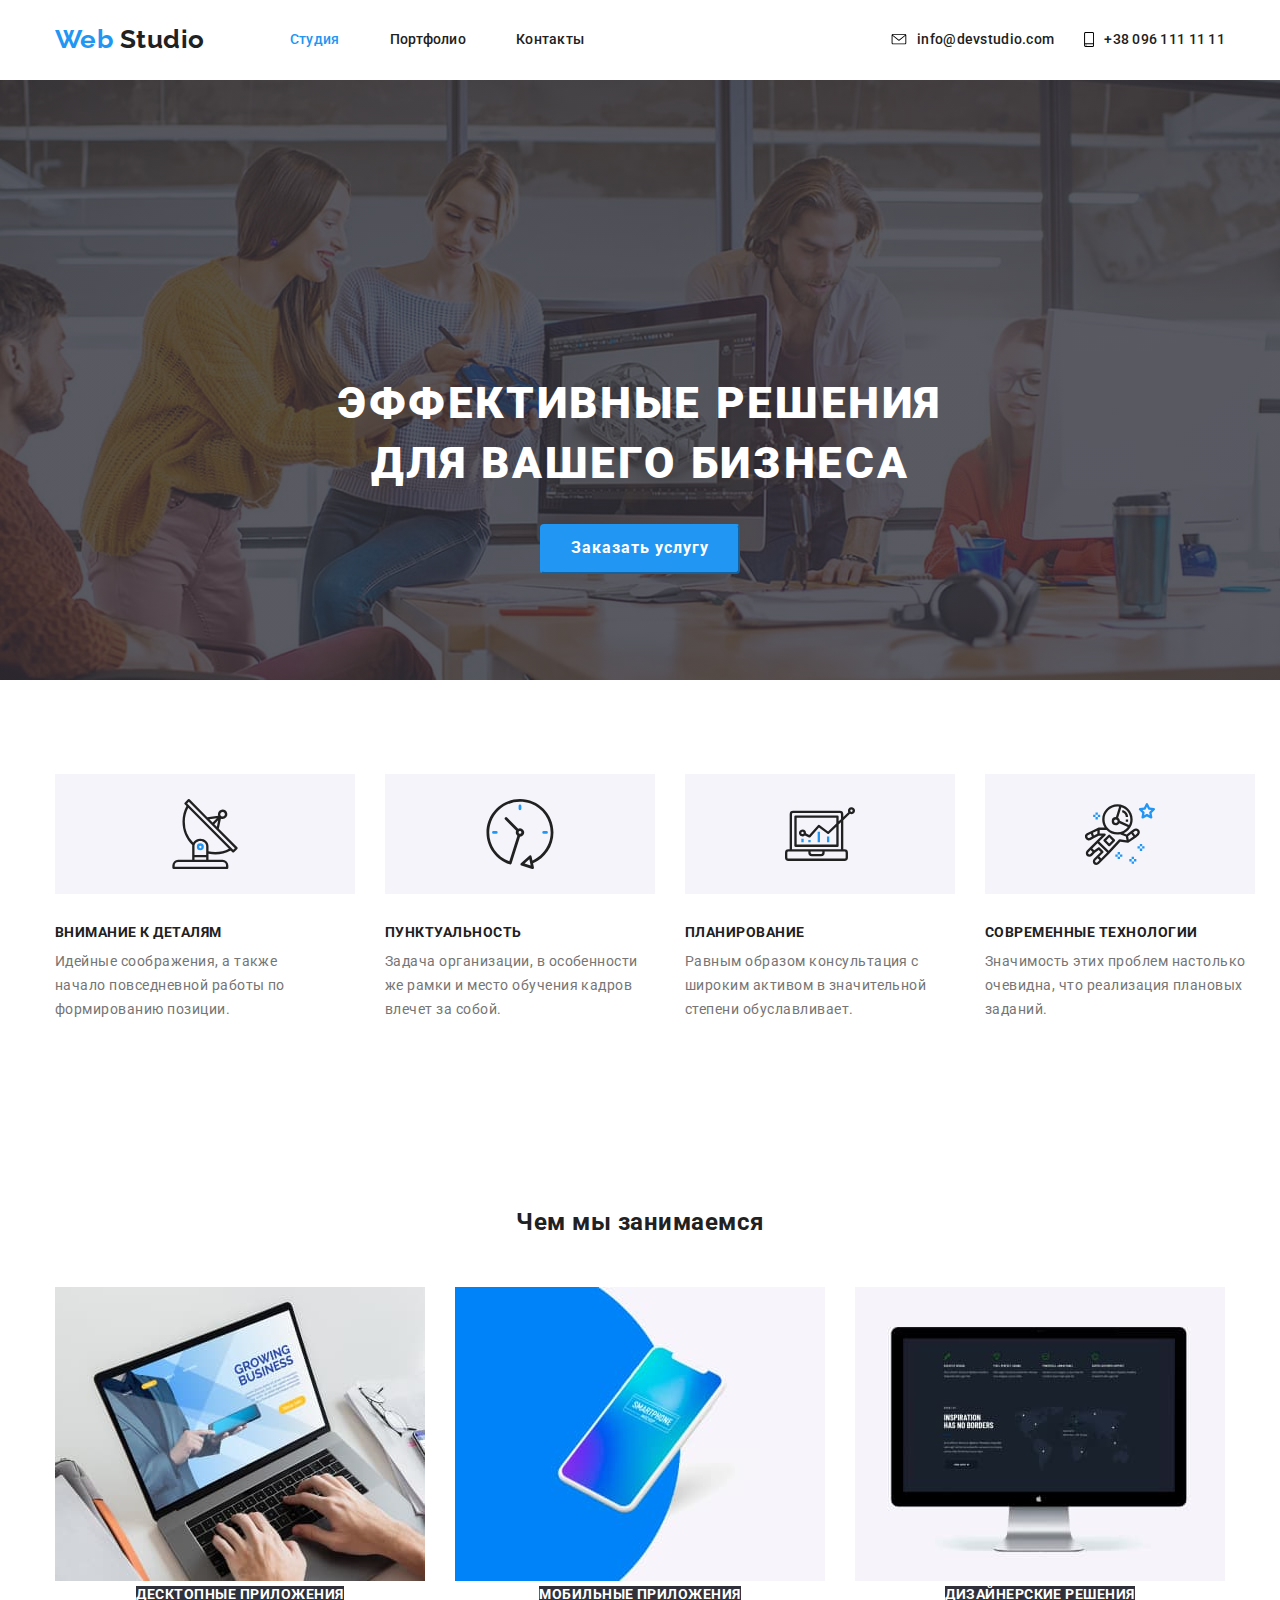
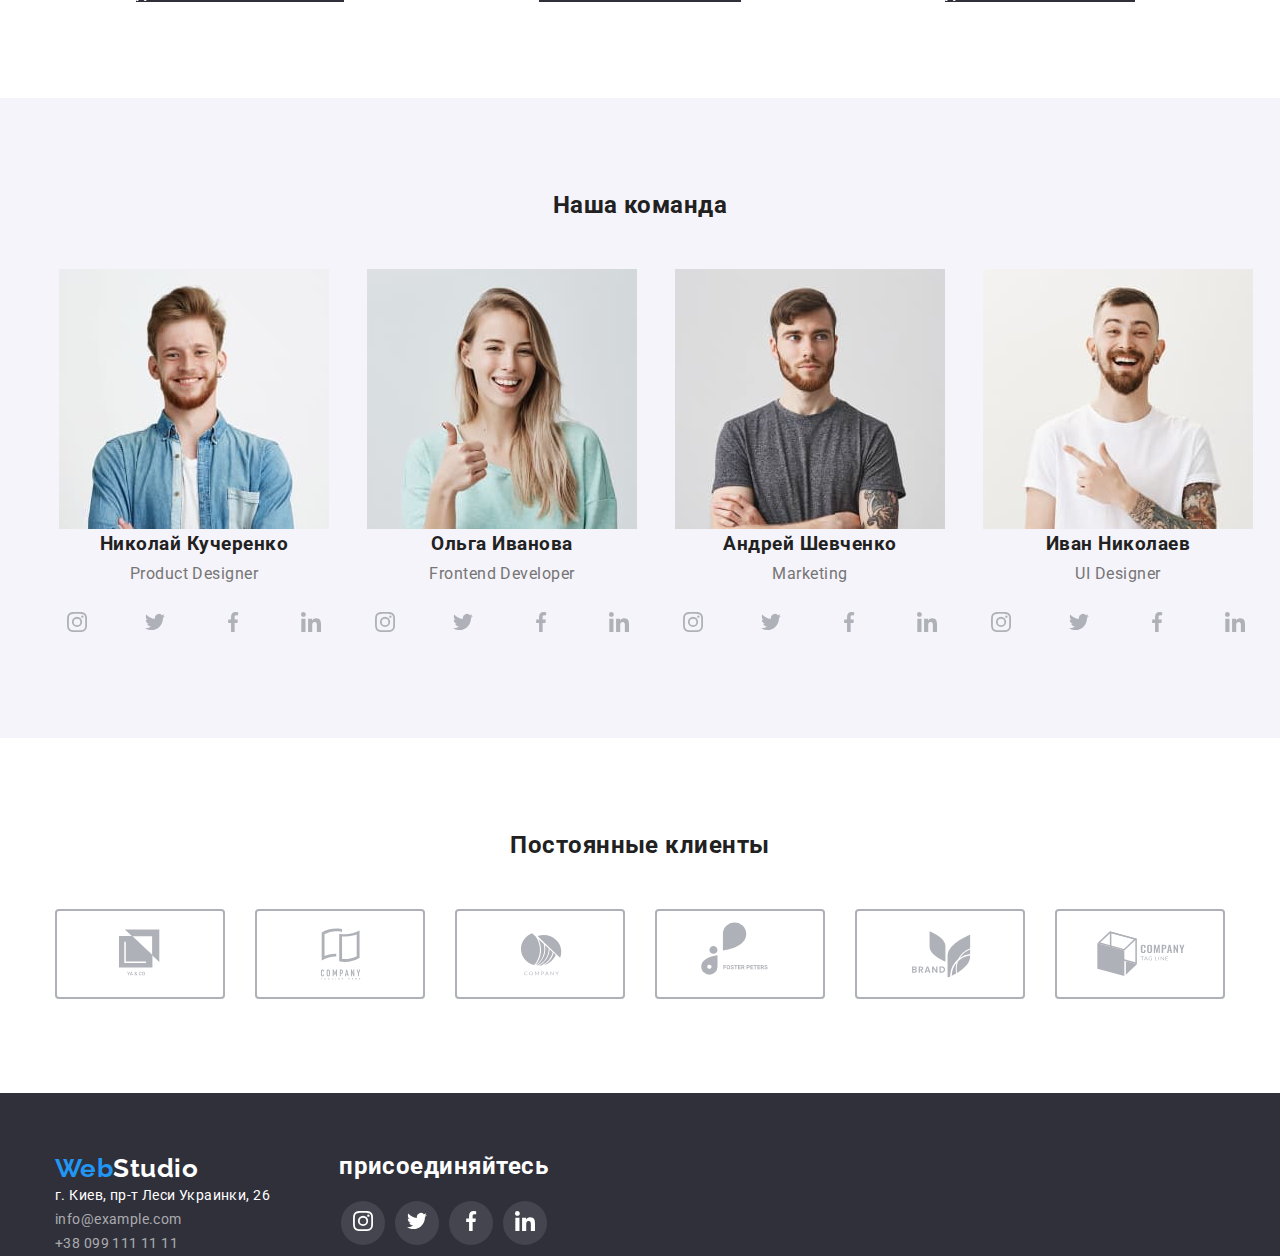
<file: index.html>
<!DOCTYPE html>
<html lang="en">
<head>
    <meta charset="UTF-8">
    <meta name="viewport" content="width=device-width>, initial-scale=1.0">
    <title>Document</title>
    <link href="https://fonts.googleapis.com/css2?family=Raleway:wght@700&family=Roboto:wght@400;500;700;900&display=swap" rel="stylesheet">
    <link rel="stylesheet" href="https://cdnjs.cloudflare.com/ajax/libs/modern-normalize/0.6.0/modern-normalize.min.css">
    <link rel="stylesheet" href="./css/styles.css">
</head>
<body>
    <header>
      <div  class="conainer main-nav">
      <nav class="header-nav">
        <a href="#" class="logo" >
           <span class="accent">Web</span> Studio
        </a>
        <ul class="site-nav list">
           <li class="item"><a href="./index.html" class="link current">Студия</a></li>
           <li class="item" ><a href="./portfolio.html" class="link">Портфолио</a></li>
           <li class="item"><a href="#" class="link">Контакты</a></li>
        </ul>
      </nav>
      <address class="header-address">
        <ul class="contacts-nav list">
           <li class="item "><a href="mailto:info@devstudio.com" class="link header-mail">
            <svg class="contacts-nav-icon" width="16px" height="11px">
              <use href="./images/sprite.svg#icon-envelope" ></use>
            </svg> 
            info@devstudio.com </a></li>
           <li class=" item"><a href="tel:+380961111111" class="link header-tel">
            <svg class="contacts-nav-icon" width="10px" height="15px">
              <use href="./images/sprite.svg#icon-smartphone" ></use>
            </svg> 
            +38 096 111 11 11</a></li>
        </ul>
      </address>
    </div>
    </header>

    
     <section class="section overlay">
      <h1 class="title-hero">Эффективные решения<br/> для вашего бизнеса</h1>
      <button type="button" class="button-hero">Заказать услугу</button>
     </section>


    <section class="section">
      <div class="conainer">
      <ul class="qualities list"> 
       <li class="advantage"> 
         <div class="advantage-img-background">
         <svg  class="advantage-img" widht="70px" height="70px" ><use href="./images/sprite.svg#icon-antenna"></use></svg>
         </div>
         <h2 class="qualities-name">Внимание к деталям</h2>
         <p class ="paragraph">Идейные соображения, а также начало повседневной работы по формированию позиции.</p>
       </li>
       <li class="advantage"> 
       <div class="advantage-img-background">
       <svg class="advantage-img" width="70px" height="70px" ><use href="./images/sprite.svg#icon-clock"></use></svg>
        </div>
       <h2 class="qualities-name">Пунктуальность</h2>
        <p class="paragraph">Задача организации, в особенности же рамки и место обучения кадров влечет за собой.</p>
      </li>
      <li class="advantage"> 
        <div class="advantage-img-background">
        <svg class="advantage-img" width="70px" height="70px" ><use href="./images/sprite.svg#icon-diagram"></use></svg>
        </div>
        <h2 class="qualities-name">Планирование</h2>
        <p class="paragraph">Равным образом консультация с широким активом в значительной степени обуславливает.</p>
      </li>
      <li class="advantage"> 
        <div class="advantage-img-background">
        <svg class="advantage-img" width="70px" height="70px"><use href="./images/sprite.svg#icon-astronaut"></use></svg>
        </div>
        <h2 class="qualities-name">Современные технологии</h2>
        <p class="paragraph">Значимость этих проблем настолько очевидна, что реализация плановых заданий.</p>
      </li>

      </ul>
     </div> 
    </section>

    <section class="section">
     <div class="conainer">
     <h2 class="title-serv">Чем мы занимаемся</h2>

     <ul class="services list">

      <li class="item"><img src="./images/img-business.jpg" alt="Ноутбук">
        <a href="#" class="section-services">Десктопные приложения</a></li>
      <li class="item"><img src="./images/box.jpg" alt="Мобильный телефон">
        <a href="#" class="section-services">Мобильные приложения</a></li>
      <li class="item"><img src="./images/img-insp.jpg" alt="Компьютер">
        <a href="#" class="section-services">Дизайнерские решения</a></li>

     </ul>
    </div>
    </section>

    <section class="section team">
      <div class="conainer">
      <h2 class="title-team">Наша команда</h2>
       <ul class="about-team list">
        <li class="item">
          <img src="./images/img.jpg" alt="Николай Кучеренко" />  
         <h3 class="team-name">Николай Кучеренко</h3>
         <p class="section-profession">Product Designer</p>
         <ul class="list team-icon">
          <li class="team-icon-img"><a href="#" class="team-icon-link">
            <svg class="team-icon-image" width="20px" height="20px">
              <use href="./images/sprite.svg#icon-instagram" ></use>
            </svg>  
          </a></li>
          <li class="team-icon-img"><a href="#" class="team-icon-link">
            <svg class="team-icon-image" width="20px" height="20px">
              <use href="./images/sprite.svg#icon-twitter" ></use>
            </svg>  
          </a></li>
          <li class="team-icon-img"><a href="#" class="team-icon-link">
            <svg class="team-icon-image" width="20px" height="20px">
             <use href="./images/sprite.svg#icon-facebook" ></use>
            </svg>  
          </a></li>
          <li class="team-icon-img"><a href="#" class="team-icon-link">
            <svg class="team-icon-image" width="20px" height="20px">
              <use href="./images/sprite.svg#icon-linkedin" ></use>
            </svg>  
          </a></li>
         </ul>
        </li>
        <li class="item">
            <img src="./images/img1.jpg" alt="Ольга Иванова"/>
            <h3 class="team-name">Ольга Иванова</h3>
            <p class="section-profession">Frontend Developer</p>
            <ul class="list team-icon">
              <li class="team-icon-img"><a href="#" class="team-icon-link">
                <svg class="team-icon-image" width="20px" height="20px">
                  <use href="./images/sprite.svg#icon-instagram" ></use>
                </svg>  
              </a></li>
              <li class="team-icon-img"><a href="#" class="team-icon-link">
                <svg class="team-icon-image"  width="20px" height="20px">
                  <use href="./images/sprite.svg#icon-twitter" ></use>
                </svg>  
              </a></li>
              <li class="team-icon-img"><a href="#" class="team-icon-link" >
                <svg class="team-icon-image" width="20px" height="20px">
                 <use href="./images/sprite.svg#icon-facebook" ></use>
                </svg>  
              </a></li>
              <li class="team-icon-img"><a href="#" class="team-icon-link">
                <svg class="team-icon-image" width="20px" height="20px">
                  <use href="./images/sprite.svg#icon-linkedin" ></use>
                </svg>  
              </a></li>
            </ul>
           </li>
         <li class="item">
            <img src="./images/img2.jpg" alt="Андрей Шевченко"/>
            <h3 class="team-name">Андрей Шевченко</h3>
            <p class="section-profession">Marketing</p>
            <ul class="list team-icon">
              <li class="team-icon-img"><a href="#" class="team-icon-link">
                <svg class="team-icon-image" width="20px" height="20px">
                  <use href="./images/sprite.svg#icon-instagram" ></use>
                </svg>  
              </a></li>
              <li class="team-icon-img"><a href="#" class="team-icon-link">
                <svg class="team-icon-image" width="20px" height="20px">
                  <use href="./images/sprite.svg#icon-twitter" ></use>
                </svg>  
              </a></li>
              <li class="team-icon-img"><a href="#" class="team-icon-link">
                <svg class="team-icon-image" width="20px" height="20px">
                 <use href="./images/sprite.svg#icon-facebook" ></use>
                </svg>  
              </a></li>
              <li class="team-icon-img"><a href="#" class="team-icon-link">
                <svg class="team-icon-image" width="20px" height="20px">
                  <use href="./images/sprite.svg#icon-linkedin" ></use>
                </svg>  
              </a></li>
            </ul>
          </li>
          <li class="item">
            <img src="./images/img3.jpg" alt="Иван Николаев"/>
            <h3 class="team-name">Иван Николаев</h3>
            <p class="section-profession">UI Designer</p>
            <ul class="list team-icon">
              <li class="team-icon-img"><a href="#" class="team-icon-link">
                <svg class="team-icon-image" width="20px" height="20px">
                  <use href="./images/sprite.svg#icon-instagram" ></use>
                </svg>  
              </a></li>
              <li class="team-icon-img"><a href="#" class="team-icon-link">
                <svg class="team-icon-image" width="20px" height="20px">
                  <use href="./images/sprite.svg#icon-twitter" ></use>
                </svg>  
              </a></li>
              <li class="team-icon-img"><a href="#" class="team-icon-link">
                <svg class="team-icon-image" width="20px" height="20px">
                 <use href="./images/sprite.svg#icon-facebook" ></use>
                </svg>  
              </a></li>
              <li class="team-icon-img"><a href="#" class="team-icon-link">
                <svg class="team-icon-image" width="20px" height="20px">
                  <use href="./images/sprite.svg#icon-linkedin" ></use>
                </svg>  
              </a></li>
            </ul>
           </li>


       </ul>
       </div>
    </section>

    <section class="section">
      <div class="conainer"> 
        <h2 class="title-regular-customers">Постоянные клиенты</h2>
        <ul class="regular-customers list">
            <li class="regular-logo" >
              <a href="#" class="item regular-customers-logo"> 
              <svg class="customers-logo"> <use href="./images/sprite.svg#icon-Client1" ></use></svg>
               </a>
            </li>
            <li class="regular-logo">
              <a href="#" class="item regular-customers-logo" >
                <svg class="customers-logo"> <use href="./images/sprite.svg#icon-Client2" ></use></svg>
              </a>
            </li>
            <li class="regular-logo" >
              <a href="#" class="item regular-customers-logo"> 
                <svg class="customers-logo"> <use href="./images/sprite.svg#icon-Client3" ></use></svg>
              </a>
            </li>
            <li class="regular-logo">
              <a href="#"  class="item regular-customers-logo">
                <svg class="customers-logo"> <use href="./images/sprite.svg#icon-Client4" ></use></svg>
              </a>
            </li>
            <li class="regular-logo">
              <a href="#" class="item regular-customers-logo">
                <svg class="customers-logo"> <use href="./images/sprite.svg#icon-Client5" ></use></svg> 
              </a>
            </li>
            <li class="regular-logo">
              <a href="#" class="item regular-customers-logo" >
              <svg class="customers-logo"> <use href="./images/sprite.svg#icon-Client6" ></use></svg>
              </a>
            </li>
        </ul>
      </div>
    </section>

    <footer>
      <div class="conainer footer-content">
        <div class="footer-address">
      <a href="#" class="logo footer" >
        <span class="accent">Web</span><span class="logo-footer">Studio </span> 
     </a>
       <address >
        <ul class="list">
            <li class="address">г. Киев, пр-т Леси Украинки, 26 </li>
            <li><a href="mailto:info@example.com" class="footer-contacts link">info@example.com</a> </li>
            <li><a href="tel:+380991111111" class="footer-contacts link">+38 099 111 11 11</a> </li>
        </ul>
      </address>
       </div>
       <div class="footer-links">
      <section>
        <h2 class="list title-footer">присоединяйтесь</h2>
        <ul class="list footer-icon">
          <li class="footer-icon-link"><a href="#">
          <svg class="footer-ikon-img" width="20px" height="20px">
          <use href="./images/sprite.svg#icon-instagram" ></use>
          </svg>  
          </a></li>
          <li class="footer-icon-link"><a href="#">
            <svg class="footer-ikon-img" width="20px" height="20px">
            <use href="./images/sprite.svg#icon-twitter" ></use>
            </svg>  
          </a></li>
          <li class="footer-icon-link"><a href="#">
            <svg class="footer-ikon-img" width="20px" height="20px">
              <use href="./images/sprite.svg#icon-facebook" ></use>
              </svg>  
          </a></li>
          <li class="footer-icon-link"><a href="#" class="footer-link-img">
            <svg class="footer-ikon-img" width="20px" height="20px">
            <use href="./images/sprite.svg#icon-linkedin" ></use>
            </svg>  
          </a></li>
        </ul>
      </section>
     </div>
    </div>
    </footer>
</body>
</html>
</file>
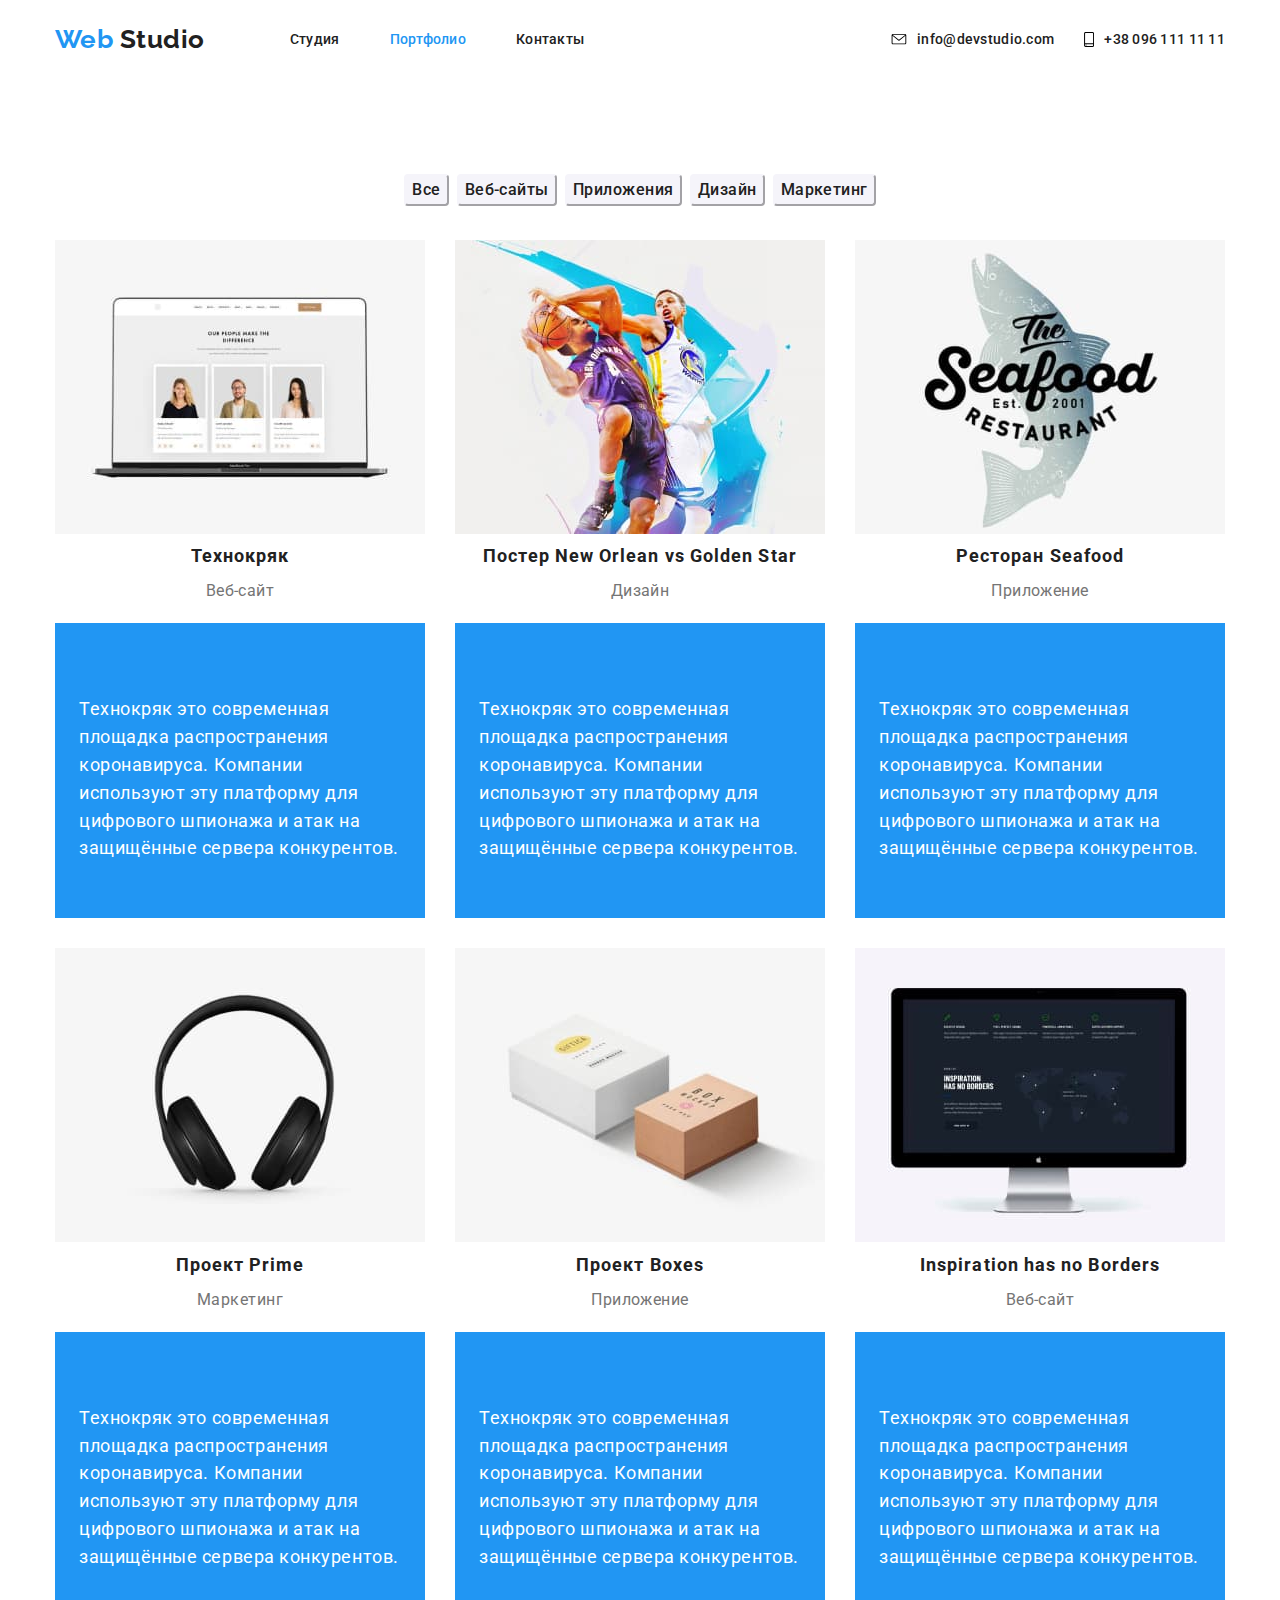
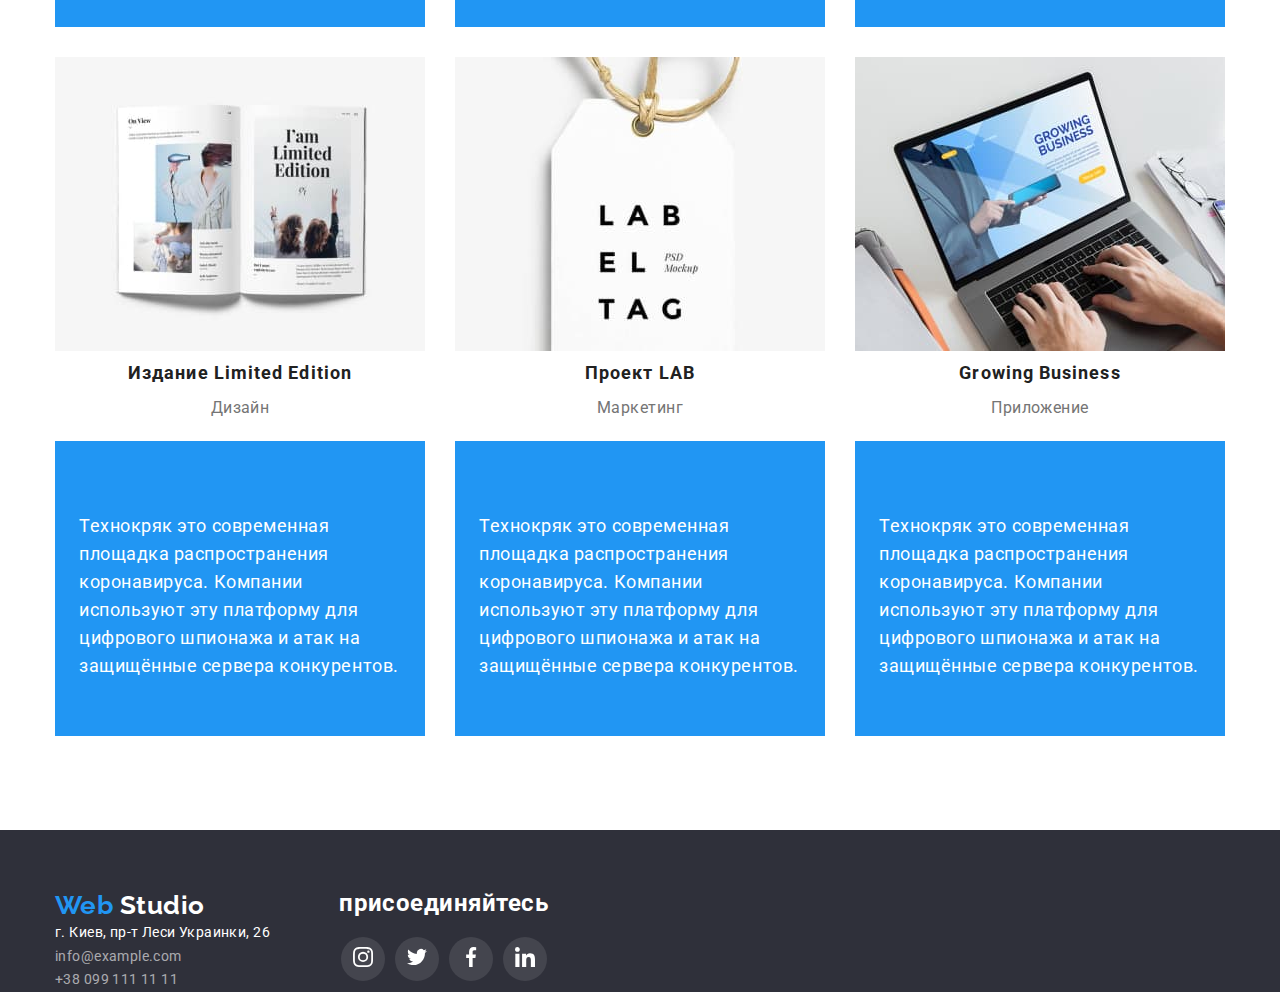
<file: portfolio.html>
<!DOCTYPE html>
<html lang="en">
<head>
    <meta charset="UTF-8">
    <meta name="viewport" content="width=device-width, initial-scale=1.0">
    <title>Document</title>
    <link href="https://fonts.googleapis.com/css2?family=Raleway:wght@700&family=Roboto:wght@400;500;700;900&display=swap" rel="stylesheet">
    <link rel="stylesheet" href="https://cdnjs.cloudflare.com/ajax/libs/modern-normalize/0.6.0/modern-normalize.min.css">
    <link rel="stylesheet" href="./css/styles.css">
</head>
<body>
    <header>
       <div  class="conainer main-nav">
        <nav class="header-nav">
          <a href="#" class="logo" >
              <span class="accent">Web</span> Studio
          </a>
          <ul class="site-nav list">
             <li class="item"><a href="./index.html" class="link">Студия</a></li>
             <li class="item"><a href="./portfolio.html" class="link current">Портфолио</a></li>
             <li class="item"><a href="#" class="link">Контакты</a></li>
          </ul>
        </nav>
         <address class="header-address">
          <ul class="contacts-nav list">
             <li class="item"><a href="mailto:info@devstudio.com" class="link header-mail">
              <svg class="contacts-nav-icon" width="16px" height="11px">
                <use href="./images/sprite.svg#icon-envelope" ></use>
              </svg> 
              info@devstudio.com </a></li>
             <li class="item"><a href="tel:+380961111111" class="link  header-tel">
              <svg class="contacts-nav-icon" width="10px" height="15px">
                <use href="./images/sprite.svg#icon-smartphone" ></use>
              </svg> 
              +38 096 111 11 11</a></li>
          </ul>
        </address>
        
      </div>
      </header>
     <main>
      <!-- <h1>Portfolio</h1> -->
      <section class="section button-list">  
        <div class="conainer ">
        <ul class="filter-button list">
            <li class="item"><button type="button" class="button">Все</button></li>
            <li class="item"><button type="button" class="button">Веб-сайты</button></li>
            <li class="item"><button type="button" class="button">Приложения</button></li>
            <li class="item"><button type="button" class="button">Дизайн</button></li>
            <li class="item"><button type="button" class="button">Маркетинг</button></li>
        </ul>
       </div>
      </section>

      <section class="section gallery-content">
        <div class="conainer">
       <ul class="gallery list">
           <li class="item">
             <a href="#">
              <img src="./images/img-kryack.jpg" alt="Техно кряк">
              <h2 class="section-name">Технокряк</h2>
              <p class="section-customer">Веб-сайт</p>
              
              <p class="section-paragraph">Технокряк это современная площадка распространения коронавируса.
                   Компании используют эту платформу для цифрового шпионажа и атак на защищённые сервера конкурентов. </p>
             </a> 
           </li>
           <li class="item">
             <a href="#">
               <img src="./images/img-poster.jpg" alt="Постер New Orlean vs Golden Star">
               <h2 class="section-name">Постер New Orlean vs Golden Star</h2>
               <p class="section-customer">Дизайн</p>
               <p class="section-paragraph">Технокряк это современная площадка распространения коронавируса.
                    Компании используют эту платформу для цифрового шпионажа и атак на защищённые сервера конкурентов. </p>
             </a>
           </li>
           <li class="item">
             <a href="#">
               <img src="./images/img-restaurant.jpg" alt="Ресторан Seafood">
               <h2 class="section-name">Ресторан Seafood</h2>
               <p class="section-customer">Приложение</p>
               <p class="section-paragraph">Технокряк это современная площадка распространения коронавируса. 
                    Компании используют эту платформу для цифрового шпионажа и атак на защищённые сервера конкурентов. </p>
             </a>
           </li>
           <li class="item">
             <a href="#">
               <img src="./images/img-prime.jpg" alt="Наушники">
               <h2 class="section-name">Проект Prime</h2>
               <p class="section-customer">Маркетинг</p>
               <p class="section-paragraph">Технокряк это современная площадка распространения коронавируса.
                   Компании используют эту платформу для цифрового шпионажа и атак на защищённые сервера конкурентов. </p>
              </a>
            </li>
            <li class="item" >
              <a href="#">
                <img src="./images/img-boxes.jpg" alt="Проект Boxes">
                <h2 class="section-name">Проект Boxes</h2>
                <p class="section-customer">Приложение</p>
                <p class="section-paragraph">Технокряк это современная площадка распространения коронавируса. 
                    Компании используют эту платформу для цифрового шпионажа и атак на защищённые сервера конкурентов. </p>
              </a>
            </li>
            <li class="item">
              <a href="#"> 
                <img src="./images/img-insp.jpg" alt="Монитор">
                <h2 class="section-name">Inspiration has no Borders </h2>
                <p class="section-customer">Веб-сайт </p>
                <p class="section-paragraph">Технокряк это современная площадка распространения коронавируса.
                   Компании используют эту платформу для цифрового шпионажа и атак на защищённые сервера конкурентов. </p>
              </a>
           </li>
           <li class="item">
              <a href="#">
                <img src="./images/img-limited.jpg" alt="Издание Limited Edition">
                <h2 class="section-name">Издание Limited Edition</h2>
                <p class="section-customer">Дизайн</p>
                <p class="section-paragraph">Технокряк это современная площадка распространения коронавируса.
                   Компании используют эту платформу для цифрового шпионажа и атак на защищённые сервера конкурентов. </p>
              </a>
           </li>
           <li class="item">
              <a href="#">
                <img src="./images/img-lab.jpg" alt="Проект LAB">
                <h2 class="section-name">Проект LAB</h2>
                <p class="section-customer">Маркетинг</p>
                <p class="section-paragraph">Технокряк это современная площадка распространения коронавируса.
                 Компании используют эту платформу для цифрового шпионажа и атак на защищённые сервера конкурентов. </p>
              </a>
            </li>
           <li class="item">
              <a href="#">
                <img src="./images/img-business.jpg" alt="Ноутбук">
                <h2 class="section-name">Growing Business</h2>
                <p class="section-customer">Приложение</p>
                <p class="section-paragraph">Технокряк это современная площадка распространения коронавируса.
                 Компании используют эту платформу для цифрового шпионажа и атак на защищённые сервера конкурентов. </p>
              </a>
            </li>
           
       </ul>
       </div>
      </section>
     </main>

      <footer>
        <div class="conainer footer-content">
          <div class="footer-address">
        <a href="#" class="logo" >
            <span class="accent">Web</span> <span class="logo-footer">Studio</span>
        </a>
       
        <address>
        <ul class="list">
            <li class="address">г. Киев, пр-т Леси Украинки, 26 </li>
            <li><a href="mailto:info@example.com" class="footer-contacts">info@example.com</a> </li>
            <li><a href="tel:+380991111111" class="footer-contacts">+38 099 111 11 11</a> </li>
        </ul>
       </address>
        </div>
        <div class="footer-links">
       <section>
        <h2 class="list title-footer">присоединяйтесь</h2>
        <ul class="list footer-icon">
          <li class="footer-icon-link"><a href="#">
          <svg class="footer-ikon-img" width="20px" height="20px">
          <use href="./images/sprite.svg#icon-instagram" ></use>
          </svg>  
          </a></li>
          <li class="footer-icon-link"><a href="#">
            <svg class="footer-ikon-img" width="20px" height="20px">
            <use href="./images/sprite.svg#icon-twitter" ></use>
            </svg>  
          </a></li>
          <li class="footer-icon-link"><a href="#">
            <svg class="footer-ikon-img" width="20px" height="20px">
              <use href="./images/sprite.svg#icon-facebook" ></use>
              </svg>  
          </a></li>
          <li class="footer-icon-link"><a href="#" class="footer-link-img">
            <svg class="footer-ikon-img" width="20px" height="20px">
            <use href="./images/sprite.svg#icon-linkedin" ></use>
            </svg>  
          </a></li>
        </ul>
        </section>
        </div>
      </div>
    </footer>
    
</body>
</html>
</file>
<file: css/styles.css>
/* color основной  #212121 */
/* color дополнительный #757575 */
/* color белый #FFFFFF */
/* color акцент #2196F3 */
/* color фона #FFFFFF */
/* color фона вторичный #F5F4FA */
/* color фона футер #2F303A */
:root{
--primary-text-color: #212121;
--secondary-text-color:#757575;
--primary-background-color:#FFFFFF;
--secondary-background-color:#F5F4FA;
--footer-background-color:#2F303A;
--accent-color:#2196F3;
--accent-color-white:#FFFFFF;
--customers-logo: #AFB1B8;


}
body{ 
background-color:#FFFFFF;
color: var(--primary-text-color);
margin: 0;
font-family: Roboto, sans-serif;
letter-spacing: 0.03em;
}
.list{
  padding: 0px;
  margin: 0px;
  list-style: none;
}

a{
  text-decoration: none;
}


.conainer{
  width: 1200px;
  margin-left: auto;
  margin-right: auto;
  padding-left: 15px;
  padding-right: 15px;
}

.main-nav{
  display: flex;
  align-items: center;
}

.header-nav{
  display: flex;
  align-items: center;
}

/* logo */
.logo{
 color: var(--primary-text-color);
 font-family: Raleway, sans-serif;
 font-weight: 700;
 font-size: 26px;
 line-height: 1.2;
}

.logo .accent{
 color: var(--accent-color);
}


/* hero */
.button-hero{
display: inline-block;
border-radius: 4px;
min-width: 200px;
height: 50px;
background-color: var(--accent-color);
color: var(--accent-color-white);
border-color: var(--accent-color);
font-weight: 700;
font-size: 16px;
line-height: 1.8;
align-items: center;
text-align: center;
border-radius: 4px;
letter-spacing: 0.06em;
margin-bottom: 200px;

}

.title-hero{
 font-weight: 900;
 font-size: 44px;
 line-height: 1.36;
 text-align: center;
 letter-spacing: 0.06em;
 text-transform: uppercase;
 color: #FFFFFF; 
 margin-top: 200px;
 margin-bottom: 30px;
 margin-left: auto;
 margin-right: auto;
}

.overlay{
  max-width: 1600px;
  height: 600px;
  margin-left: auto;
  margin-right: auto;
  background-image: linear-gradient(
    to right,
    rgba(47, 48, 58, 0.8),
    rgba(47, 48, 58, 0.8)),
   url(../images/hero-img.jpg);
  background-size: cover;
  background-repeat: no-repeat;
  background-position: center;
  background-color: var(--secondary-text-color);
}

/* nav */
.site-nav .link,
.contacts-nav .link{
 display: block;
 padding-top: 32px;
 padding-bottom: 32px;
 color:var(--primary-text-color);
 font-weight: 500;
 font-size: 14px;
 line-height: 1.14;
 letter-spacing: 0.02em;

}

.site-nav .link:hover, 
.site-nav .link:focus,
.contacts-nav .link:focus,
.contacts-nav .link:hover
{
color:var(--accent-color);
}

.site-nav{
 display: flex;
 margin-left: 85px;
}

.site-nav .current{
  color: var(--accent-color);
}

.site-nav .item:not(:last-child) {
 margin-right: 50px;
}

.contacts-nav{
  display: flex;
}

.contacts-nav .item{
font-style: normal;
font-weight: 500;
font-size: 14px;
line-height: 1.14;
letter-spacing: 0.02em;

color:var(--secondary-text-color);
}

.contacts-nav .item:not(:last-child){
  margin-right: 30px;
}

.header-address{
  margin-left: auto;
}

.contacts-nav-icon{
  margin-right: 10px;
}

.contacts-nav .header-mail{
  display: flex;
  justify-content: center;
  align-items: center;
}

.contacts-nav .header-tel{
  display: flex;
  justify-content: center;
  align-items: center;
  
}

.header-mail:hover,
.header-mail:focus,
.header-tel:hover,
.header-tel:focus{
  fill: var(--accent-color);
}

/* section*/
.section-paragraph,
.section-profession,
.section-customer{
 color:var(--secondary-text-color);
}

.qualities{
  display: flex;
  
}

.qualities-name{
  width: 270px;
  text-align: left;
  margin-bottom: 10px;
  margin-top: 30px;

  color: var(--primary-text-color);
  font-weight: 700;
  font-size: 14px;
  left: 1.14;
  text-transform: uppercase;
}

.paragraph{
  width: 270px;
  text-align: left;
  color: var(--secondary-text-color);
  font-weight: 400;
  font-size: 14px;
  line-height: 1.7;
  margin-top: 0px;
  margin-bottom: 0px;
  }

.advantage-img-background{
  display: flex;
  justify-content: center;
  align-items: center;
  background-color: var(--secondary-background-color);
  height: 120px;
  
}

.advantage{
  width: calc((100%-30px*3)/4);
  margin-right: 30px;
  margin-left: 0px;
  justify-content: center;
  align-items: center;
}

.services{
  display: flex;
}

.services .item:not(:last-child){
margin-right: 30px;
}

.section{
  text-align: center;
  padding-top: 94px;
  padding-bottom: 94px;
}

.section-customer{
font-weight: 400;
font-size: 16px;
line-height: 1.58;
}




.section-name{
font-weight: 700;
font-size: 18px;
line-height: 2;
letter-spacing: 0.06em;
color: #212121;
}

.customers-logo{
  width: 170px;
  height: 190px;
  fill: var(--customers-logo);
  border: 2px;
}

.customers-logo:hover,
.customers-logo:focus{
fill: var(--accent-color);
}

.about-team{
  display: flex;
  
}

.about-team .item:not(:first-child){
  margin-left: 30px;
}

.title-serv,
.title-regular-customers,
.title-team{
  margin-top: 0px;
  margin-bottom: 50px;
}

.team-name{
  margin-top: 0px;
  margin-bottom: 10px;
}

.section-profession{
  margin-top: 0px;
  margin-bottom: 16px;
}



.section-paragraph{
 color: #FFFFFF; 
 font-family: Roboto;
 font-weight: 400;
 font-size: 18px;
 line-height: 1.5;
 background-color: var(--accent-color);
 margin-top: 0px;
 margin-bottom: 0px;
}

.section-services{
 color: var(--accent-color-white); 
 font-weight: 700;
 font-size: 14px;
 line-height: 1.14;
 text-align: center;
 text-transform: uppercase;
 background-color: var(--footer-background-color);
}
.team{
 background-color: var(--secondary-background-color);
}

.team-icon{
  display: flex;
 text-align: center;
} 

.team-icon-img:not(:last-child){
margin-right: 34px;
}

.team-icon-img{
  height: 44px;
  width: 44px;
}

.team-icon-image{
 height: 20px;
 width: 20px;
}

.team-icon-link{
  display: flex;
  justify-content: center;
  align-items: center;
  fill: var(--customers-logo);
  padding: 0px;
  margin: 0px;
  width: 44px;
  height: 44px;
}

.team-icon-link:hover,
.team-icon-link:focus{
  background-color: var(--accent-color);
  border-radius: 50%; 
  fill: var(--accent-color-white);
}

.regular-customers-logo{
  display: flex;
  justify-content: center;
  align-items: center;
  padding: 0px;
  border: 2px solid var(--customers-logo);
  width: 170px;
  height: 90px;
  border-radius: 4px;
  box-sizing: border-box;
}

.regular-customers-logo:hover{
  border-color: var(--accent-color);
}

.regular-customers{
  display: flex;
}

.regular-logo:not(:last-child){
  margin-right: 30px;
}

.filter-button{
 display: flex;
 justify-content: center;

 }

.filter-button .item:not(:last-child){
 margin-right: 8px;
}

.gallery{
  display: flex;
  flex-wrap: wrap;
}

.gallery .item{
  width: 370px;
  margin-bottom: 30px;
}

.gallery .item:not(:nth-child(3n)){
  margin-right: 30px;
}

.gallery .item:nth-last-child(-n+3){
  margin-bottom: 0px;
}

.section-name{
  margin-top: 0px;
  margin-bottom: 4px;
}

.section-customer{
  margin-top: 0px;
  margin-bottom: 20px
}

.section-paragraph{
  display: flex;
  justify-content: center;
  align-items: center;
  text-align: left;
  padding-left: 24px;
  padding-right: 24px;
  padding-top: 71px;
  padding-bottom: 55px;
  width: 370px;
  height: 295px;
  font-weight: 400;
  font-size: 18px;
  line-height: 1.55;
  letter-spacing: 0.03em;
}

/* footer */
footer{
 background-color: var(--footer-background-color);
}

.copyright{
 color: var(--secondary-text-color);

}
.logo.footer{
margin-top: 0px;
margin-bottom: 8px;
}

.logo-footer{
  color: var(--accent-color-white);
}

.address{
  color: var(--accent-color-white);
  font-family: Roboto;
  font-weight: 400;
  font-style: normal;
  font-size: 14px;
  line-height: 1.7;
  letter-spacing: 0.03em;
}

.footer-contacts{
  color: rgba(255, 255, 255, 0.6);
  text-decoration: underline;
  font-family: Roboto;
  font-weight: 400;
  font-style: normal;
  font-size: 14px;
  line-height: 1.7;
  letter-spacing: 0.03em;
  text-decoration: none;

  
}

.title-footer{
  color: var(--accent-color-white);
}

.footer-icon{
  display: flex;
  align-items: center;
  justify-content: center;
}

.footer-icon-link{
  display: flex;
  justify-content: center;
  align-items: center;
  padding: 0px;
  border: none;
  height: 44px;
  width: 44px;
  margin-top: 20px;
  border-radius: 50%;
  background: rgba(255, 255, 255, 0.1);
  text-align: center;
}

.footer-icon-link:not(:last-child){
  margin-right: 10px;
}

.footer-icon-link:hover, 
.footer-icon-link:focus{
  background-color: var(--accent-color);
}

.footer-ikon-img{
  fill: var(--primary-background-color);
}


/* button */
.button{
  color:var(--primary-text-color);
  background-color: var(--secondary-background-color); 
  border-color: var(--secondary-background-color); 
  font-family: inherit;
  font-style: normal;
  font-weight: 500;
  font-size: 16px;
  line-height: 1.6;
  text-align: center;
  letter-spacing: 0.03em;
  border-radius: 4px;
  
  }

.button:hover,
.button:focus{
 background-color:var(--accent-color);
 color:var(--accent-color-white);
}

.button-list{
  padding-bottom: 0px;
}

.gallery-content{
  padding-top: 34px;
}

.footer-content{
  display: flex;
}

.footer-address{
  margin-right: 69px;
  margin-top: 60px;
}

.footer-links{
  margin-top: 60px;
}
</file>
